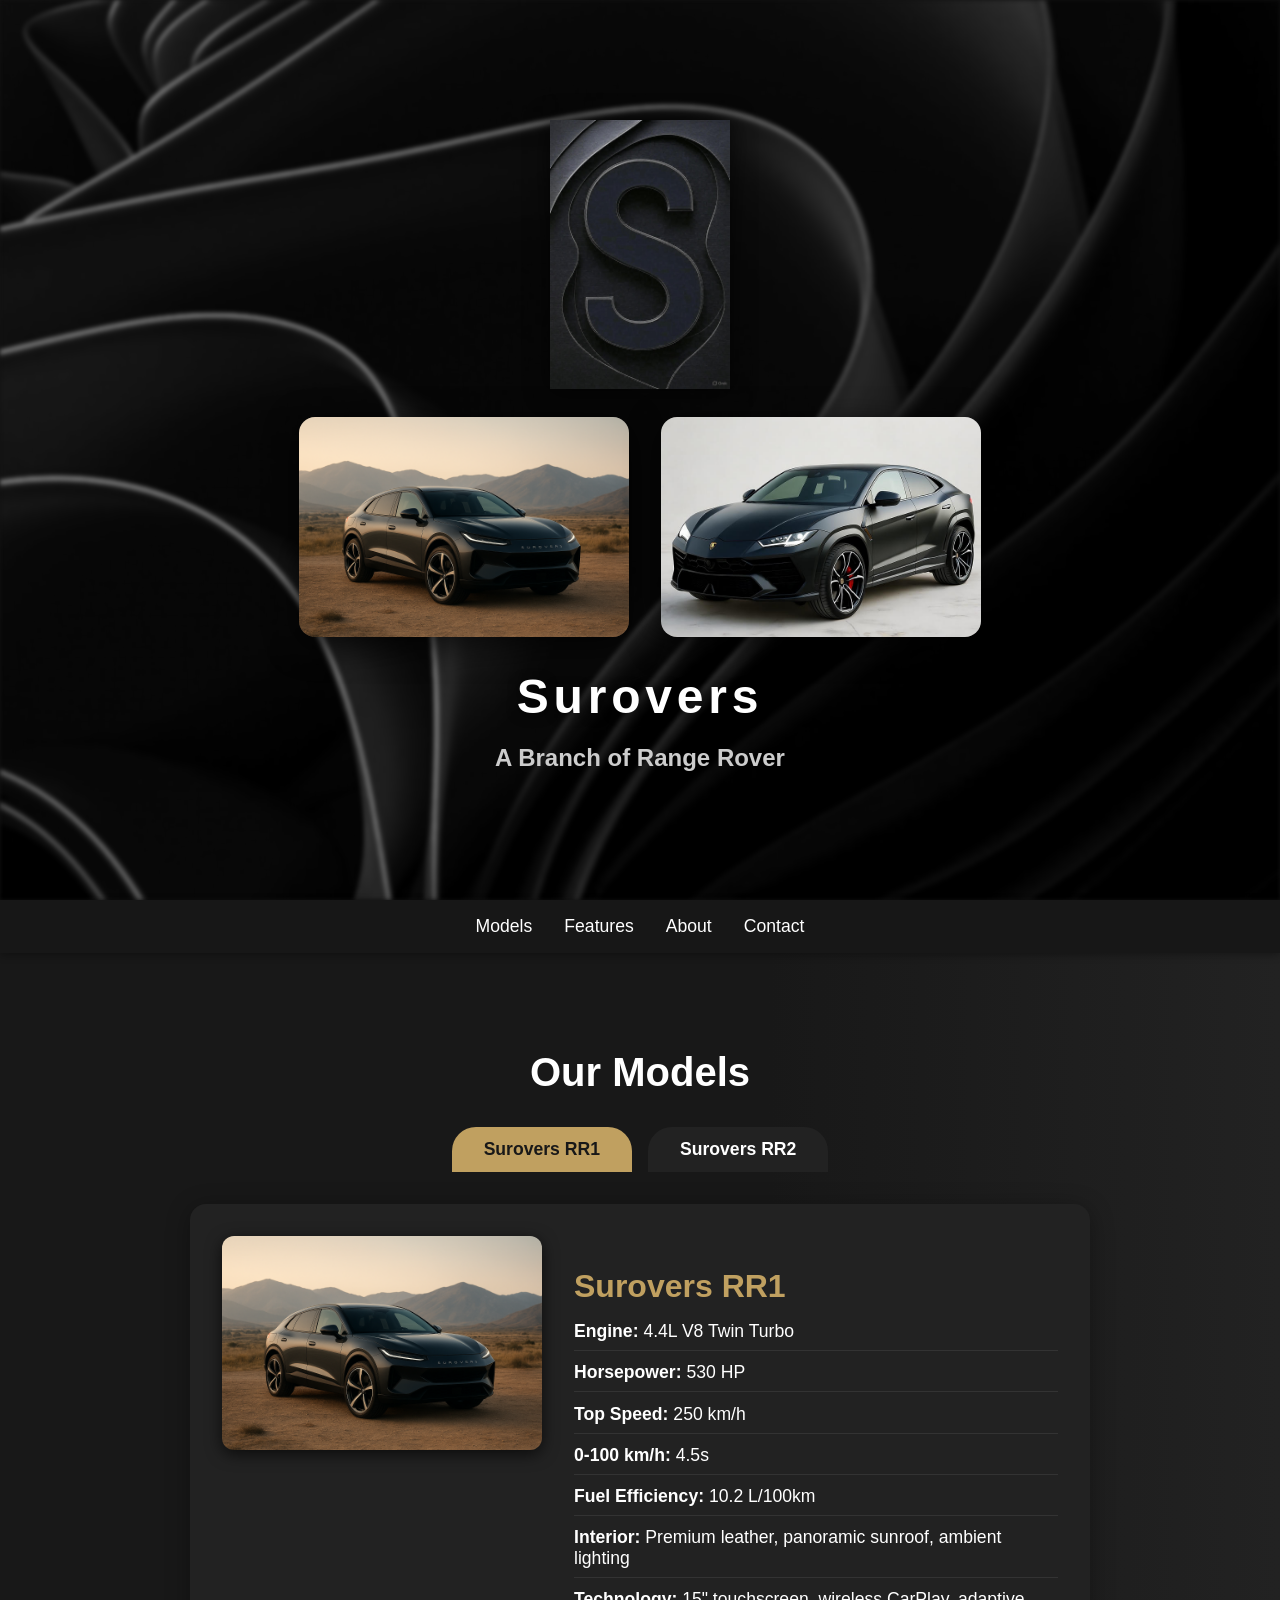
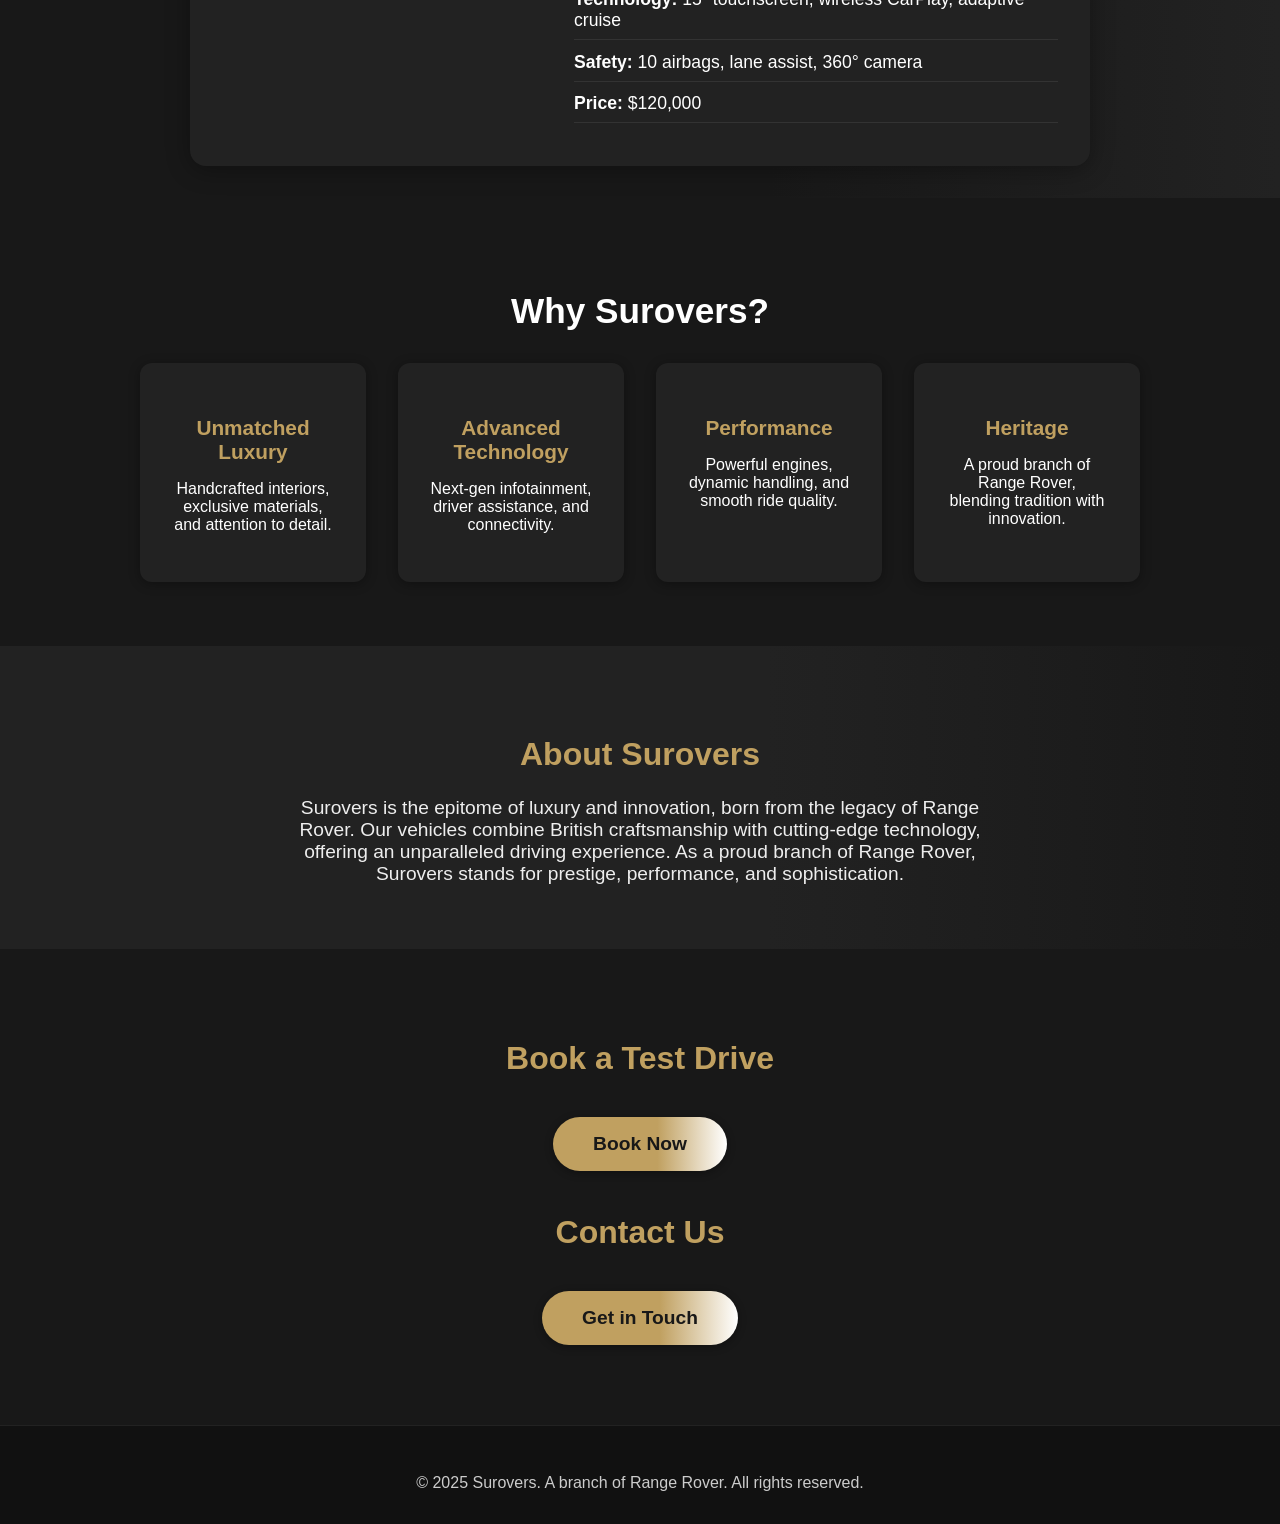
<file: index.html>
<!DOCTYPE html>
<html lang="en">
<head>
    <meta charset="UTF-8">
    <meta name="viewport" content="width=device-width, initial-scale=1.0">
    <title>Surovers | Luxury Cars</title>
    <link rel="stylesheet" href="style.css">
</head>
<body>
    <div class="hero-section">
        <img src="assets/images/Background.jpg" alt="Surovers Background" class="hero-bg">
        <div class="hero-overlay">
            <img src="assets/images/Logo.jpg" alt="Surovers Logo" class="surovers-logo">
            <div class="hero-cars">
                <img src="assets/images/Surover_car1.png" alt="Surovers Car 1" class="car-img car1">
                <img src="assets/images/surover_car2.jpg" alt="Surovers Car 2" class="car-img car2">
            </div>
            <h1 class="hero-title">Surovers</h1>
            <h2 class="hero-subtitle">A Branch of Range Rover</h2>
        </div>
    </div>

    <nav class="main-nav">
        <ul>
            <li><a href="#models">Models</a></li>
            <li><a href="#features">Features</a></li>
            <li><a href="#about">About</a></li>
            <li><a href="#contact">Contact</a></li>
        </ul>
    </nav>

    <main>
        <section id="models" class="models-section">
            <h2>Our Models</h2>
            <div class="model-tabs">
                <button class="tab-btn active" data-tab="car1">Surovers RR1</button>
                <button class="tab-btn" data-tab="car2">Surovers RR2</button>
            </div>
            <div class="model-content">
                <div class="model-panel active" id="car1">
                    <img src="assets/images/Surover_car1.png" alt="Surovers RR1" class="model-img">
                    <div class="model-details">
                        <h3>Surovers RR1</h3>
                        <ul>
                            <li><strong>Engine:</strong> 4.4L V8 Twin Turbo</li>
                            <li><strong>Horsepower:</strong> 530 HP</li>
                            <li><strong>Top Speed:</strong> 250 km/h</li>
                            <li><strong>0-100 km/h:</strong> 4.5s</li>
                            <li><strong>Fuel Efficiency:</strong> 10.2 L/100km</li>
                            <li><strong>Interior:</strong> Premium leather, panoramic sunroof, ambient lighting</li>
                            <li><strong>Technology:</strong> 15" touchscreen, wireless CarPlay, adaptive cruise</li>
                            <li><strong>Safety:</strong> 10 airbags, lane assist, 360° camera</li>
                            <li><strong>Price:</strong> $120,000</li>
                        </ul>
                    </div>
                </div>
                <div class="model-panel" id="car2">
                    <img src="assets/images/surover_car2.jpg" alt="Surovers RR2" class="model-img">
                    <div class="model-details">
                        <h3>Surovers RR2</h3>
                        <ul>
                            <li><strong>Engine:</strong> 3.0L I6 Mild Hybrid</li>
                            <li><strong>Horsepower:</strong> 400 HP</li>
                            <li><strong>Top Speed:</strong> 230 km/h</li>
                            <li><strong>0-100 km/h:</strong> 5.8s</li>
                            <li><strong>Fuel Efficiency:</strong> 8.5 L/100km</li>
                            <li><strong>Interior:</strong> Windsor leather, digital cockpit, heated seats</li>
                            <li><strong>Technology:</strong> 13" display, voice control, premium audio</li>
                            <li><strong>Safety:</strong> Blind spot monitor, auto emergency braking</li>
                            <li><strong>Price:</strong> $95,000</li>
                        </ul>
                    </div>
                </div>
            </div>
        </section>

        <section id="features" class="features-section">
            <h2>Why Surovers?</h2>
            <div class="features-grid">
                <div class="feature">
                    <h3>Unmatched Luxury</h3>
                    <p>Handcrafted interiors, exclusive materials, and attention to detail.</p>
                </div>
                <div class="feature">
                    <h3>Advanced Technology</h3>
                    <p>Next-gen infotainment, driver assistance, and connectivity.</p>
                </div>
                <div class="feature">
                    <h3>Performance</h3>
                    <p>Powerful engines, dynamic handling, and smooth ride quality.</p>
                </div>
                <div class="feature">
                    <h3>Heritage</h3>
                    <p>A proud branch of Range Rover, blending tradition with innovation.</p>
                </div>
            </div>
        </section>

        <section id="about" class="about-section">
            <h2>About Surovers</h2>
            <p>Surovers is the epitome of luxury and innovation, born from the legacy of Range Rover. Our vehicles combine British craftsmanship with cutting-edge technology, offering an unparalleled driving experience. As a proud branch of Range Rover, Surovers stands for prestige, performance, and sophistication.</p>
        </section>

        <section id="contact" class="cta-section">
            <h2>Book a Test Drive</h2>
            <button class="cta-btn">Book Now</button>
            <h2>Contact Us</h2>
            <button class="cta-btn">Get in Touch</button>
        </section>
    </main>

    <footer>
        <p>&copy; 2025 Surovers. A branch of Range Rover. All rights reserved.</p>
    </footer>

    <script>
        // Tab switching for car models
        document.querySelectorAll('.tab-btn').forEach(btn => {
            btn.addEventListener('click', function() {
                document.querySelectorAll('.tab-btn').forEach(b => b.classList.remove('active'));
                document.querySelectorAll('.model-panel').forEach(panel => panel.classList.remove('active'));
                this.classList.add('active');
                document.getElementById(this.dataset.tab).classList.add('active');
            });
        });
    </script>
</body>
</html>
</file>
<file: style.css>
/*
Theme Name: Assembler
Theme URI: https://wordpress.com/theme/assembler
Author: Automattic
Author URI: https://automattic.com/
Description: Assemble something beautiful.
Requires at least: 6.4
Tested up to: 6.8
Requires PHP: 7.2
Version: 0.0.67
License: GNU General Public License v2 or later
License URI: http://www.gnu.org/licenses/gpl-2.0.html
Text Domain: assembler
Tags: blog, one-column, three-columns, wide-blocks, block-patterns, custom-colors, custom-logo, custom-menu, editor-style, featured-images, full-site-editing, rtl-language-support, style-variations, template-editing, theme-options, threaded-comments, translation-ready
*/


body {
    margin: 0;
    font-family: 'Inter', 'Roboto', Arial, sans-serif;
    background: #111;
    color: #fff;
    -webkit-font-smoothing: antialiased;
}

.hero-section {
    position: relative;
    width: 100vw;
    height: 100vh;
    overflow: hidden;
    display: flex;
    align-items: center;
    justify-content: center;
}
.hero-bg {
    position: absolute;
    top: 0; left: 0;
    width: 100%;
    height: 100%;
    object-fit: cover;
    z-index: 1;
    filter: brightness(0.5) blur(2px);
}
.hero-overlay {
    position: relative;
    z-index: 2;
    text-align: center;
    width: 100%;
    max-width: 1200px;
    margin: 0 auto;
}
.surovers-logo {
    width: 180px;
    margin-bottom: 1.5rem;
    filter: drop-shadow(0 2px 12px #000a);
}
.hero-cars {
    display: flex;
    justify-content: center;
    gap: 2rem;
    margin-bottom: 2rem;
}
.car-img {
    width: 320px;
    max-width: 40vw;
    border-radius: 16px;
    box-shadow: 0 8px 32px #000a;
    background: #222;
    object-fit: cover;
    aspect-ratio: 16/9;
    height: auto;
}
.car1 {
    max-height: 220px;
    width: auto;
    aspect-ratio: unset;
    object-fit: contain;
}
.hero-title {
    font-size: 3rem;
    font-weight: 700;
    letter-spacing: 0.1em;
    color: #fff;
    margin: 0.5rem 0 0 0;
    text-shadow: 0 2px 12px #000a;
}
.hero-subtitle {
    font-size: 1.5rem;
    color: #ccc;
    margin-bottom: 0.5rem;
}

.main-nav {
    background: #181818ee;
    position: sticky;
    top: 0;
    z-index: 10;
    box-shadow: 0 2px 8px #0005;
}
.main-nav ul {
    display: flex;
    justify-content: center;
    gap: 2rem;
    list-style: none;
    margin: 0;
    padding: 1rem 0;
}
.main-nav a {
    color: #fff;
    text-decoration: none;
    font-size: 1.1rem;
    font-weight: 500;
    transition: color 0.2s;
}
.main-nav a:hover {
    color: #c0a060;
}

.models-section {
    padding: 4rem 2rem 2rem 2rem;
    background: linear-gradient(90deg, #181818 60%, #222 100%);
}
.models-section h2 {
    text-align: center;
    font-size: 2.5rem;
    margin-bottom: 2rem;
}
.model-tabs {
    display: flex;
    justify-content: center;
    gap: 1rem;
    margin-bottom: 2rem;
}
.tab-btn {
    background: #222;
    color: #fff;
    border: none;
    padding: 0.75rem 2rem;
    font-size: 1.1rem;
    border-radius: 24px 24px 0 0;
    cursor: pointer;
    font-weight: 600;
    transition: background 0.2s, color 0.2s;
}
.tab-btn.active {
    background: #c0a060;
    color: #181818;
}
.model-content {
    max-width: 900px;
    margin: 0 auto;
}
.model-panel {
    display: none;
    flex-wrap: wrap;
    gap: 2rem;
    align-items: flex-start;
    background: #222;
    border-radius: 16px;
    box-shadow: 0 4px 24px #0005;
    padding: 2rem;
}
.model-panel.active {
    display: flex;
}
.model-img {
    width: 320px;
    max-width: 100%;
    border-radius: 12px;
    box-shadow: 0 4px 16px #000a;
}
.model-details {
    flex: 1;
    min-width: 220px;
}
.model-details h3 {
    font-size: 2rem;
    margin-bottom: 1rem;
    color: #c0a060;
}
.model-details ul {
    list-style: none;
    padding: 0;
    margin: 0;
}
.model-details li {
    font-size: 1.1rem;
    margin-bottom: 0.7rem;
    border-bottom: 1px solid #333;
    padding-bottom: 0.5rem;
}
.model-details strong {
    color: #fff;
}

.features-section {
    padding: 4rem 2rem;
    background: #181818;
}
.features-section h2 {
    text-align: center;
    font-size: 2.2rem;
    margin-bottom: 2rem;
}
.features-grid {
    display: grid;
    grid-template-columns: repeat(auto-fit, minmax(220px, 1fr));
    gap: 2rem;
    max-width: 1000px;
    margin: 0 auto;
}
.feature {
    background: #222;
    border-radius: 12px;
    box-shadow: 0 2px 12px #0005;
    padding: 2rem;
    text-align: center;
}
.feature h3 {
    color: #c0a060;
    font-size: 1.3rem;
    margin-bottom: 1rem;
}

.about-section {
    padding: 4rem 2rem;
    background: linear-gradient(90deg, #222 60%, #181818 100%);
    text-align: center;
}
.about-section h2 {
    font-size: 2rem;
    color: #c0a060;
    margin-bottom: 1.5rem;
}
.about-section p {
    font-size: 1.2rem;
    color: #eee;
    max-width: 700px;
    margin: 0 auto;
}

.cta-section {
    padding: 4rem 2rem;
    background: #181818;
    text-align: center;
}
.cta-section h2 {
    font-size: 2rem;
    margin-bottom: 1.5rem;
    color: #c0a060;
}
.cta-btn {
    background: linear-gradient(90deg, #c0a060 60%, #fff 100%);
    color: #181818;
    border: none;
    padding: 1rem 2.5rem;
    font-size: 1.2rem;
    border-radius: 32px;
    font-weight: 700;
    margin: 1rem;
    cursor: pointer;
    box-shadow: 0 2px 8px #0005;
    transition: background 0.2s, color 0.2s;
}
.cta-btn:hover {
    background: linear-gradient(90deg, #fff 60%, #c0a060 100%);
    color: #c0a060;
}

footer {
    background: #111;
    color: #ccc;
    text-align: center;
    padding: 2rem 0 1rem 0;
    font-size: 1rem;
    border-top: 1px solid #222;
}

@media (max-width: 900px) {
    .hero-cars {
        flex-direction: column;
        gap: 1rem;
    }
    .car-img {
        max-width: 80vw;
        width: 90vw;
    }
    .model-panel {
        flex-direction: column;
        gap: 1.5rem;
        padding: 1rem;
    }
}

@media (max-width: 600px) {
    .hero-title {
        font-size: 2rem;
    }
    .hero-subtitle {
        font-size: 1rem;
    }
    .main-nav ul {
        gap: 1rem;
        font-size: 0.95rem;
    }
    .features-section, .about-section, .cta-section {
        padding: 2rem 0.5rem;
    }
    .model-details h3 {
        font-size: 1.3rem;
    }
}

/* Set default line height for font size presets. */

.has-xx-large-font-size,
.has-xxx-large-font-size {
	line-height: 1;
}

/* Add a transition state for buttons. */

.wp-element-button {
    transition: border, background-color, color, box-shadow, opacity, filter;
    transition-duration: 0.15s;
    transition-timing-function: cubic-bezier(0.25, 0.46, 0.45, 0.94);
    backdrop-filter: blur(30px);
}

/* Fields */

label,
.jetpack-field-label .rich-text.jetpack-field-label__input,
.contact-form .grunion-checkbox-multiple-options legend, 
.contact-form .grunion-radio-options legend,
.wp-block-jetpack-contact-form-container .wp-block-jetpack-contact-form label {
    display: inline-block;
    font-size: var(--wp--preset--font-size--small);
    margin-bottom: 0.25em;
    font-weight: inherit;
}

textarea,
input:not([type=submit]):not([type=checkbox]):not([type=radio]):not([type=range]),
.wp-block-post-comments-form textarea,
.wp-block-post-comments-form input:not([type=submit]):not([type=checkbox]):not([type=radio]),
.jetpack-contact-form .jetpack-field .jetpack-field__input,
.jetpack-contact-form .jetpack-field .jetpack-field__textarea {
    backdrop-filter: saturate(1.075);
    background-color: transparent;
    border-color: currentColor;
    border-style: solid;
    border-radius: 6px;
    border-width: 1px;
    box-shadow: none;
    box-sizing: border-box;
    color: currentColor;
    filter: brightness(1.05);
    font-size: var(--wp--preset--font-size--small);
    font-weight: inherit;
    line-height: 1.5;
    min-height: 42px;
    padding: 0.8rem 1rem;
    width: 100%;
}

textarea:focus,
input:not([type=submit]):focus,
.wp-block-post-comments-form textarea:focus,
.wp-block-post-comments-form input:not([type=submit]):not([type=checkbox]):not([type=radio]):focus {
    outline: 1px solid currentColor;
}

textarea::placeholder,
.input::placeholder,
.wp-block-jetpack-subscriptions__form .components-base-control__field input::placeholder {
    color: color-mix(in srgb, currentColor 60%, transparent);
}

/* Padding adjustment for input fiedls in Woo */
.wc-block-components-form .wc-block-components-text-input input:-webkit-autofill,
.wc-block-components-form .wc-block-components-text-input.is-active input[type=email],
.wc-block-components-form .wc-block-components-text-input.is-active input[type=number],
.wc-block-components-form .wc-block-components-text-input.is-active input[type=password],
.wc-block-components-form .wc-block-components-text-input.is-active input[type=tel],
.wc-block-components-form .wc-block-components-text-input.is-active input[type=text],
.wc-block-components-form .wc-block-components-text-input.is-active input[type=url],
.wc-block-components-text-input input:-webkit-autofill,
.wc-block-components-text-input.is-active input[type=email],
.wc-block-components-text-input.is-active input[type=number],
.wc-block-components-text-input.is-active input[type=password],
.wc-block-components-text-input.is-active input[type=tel],
.wc-block-components-text-input.is-active input[type=text],
.wc-block-components-text-input.is-active input[type=url] {
    padding: 1.5em .5em .5em;
}


/* Jetpack Forms: Clean up errors */

.contact-form__error {
    font-size: 13px;
}

.contact-form__input-error {
	font-size: 13px;
    gap: 8px;
}

.contact-form__input-error .contact-form__warning-icon {
    border-width: 0;
}

/* Jetpack Forms: Animated block style tweaks */

.contact-form .is-style-animated .grunion-field-wrap.grunion-field-select-wrap .animated-label__label label,
.contact-form .is-style-animated .grunion-field-wrap .grunion-field.has-placeholder ~ .animated-label__label label,
.contact-form .is-style-animated .grunion-field-wrap .grunion-field:focus ~ .animated-label__label label,
.contact-form .is-style-animated .grunion-field-wrap .grunion-field:not(:placeholder-shown) ~ .animated-label__label label {
	opacity: 0.7;
    font-size: 11px;
}

/* Styling for hero areas. */
.header-cover .wp-block-template-part {
    max-width: none;
}

.header-cover .wp-block-template-part > .wp-block-group {
    padding-left: 0;
    padding-right: 0;
}

/* Cover block styles */
.wp-block-cover[class*="is-style-section"]:not(.is-style-default) .wp-block-cover__image-background {
    opacity: 0.25;
}

.wp-block-cover[class*="is-style-section"]:not(.is-style-default) .wp-block-cover__background {
    opacity: 0;
}

:root :where(.wp-block-cover.is-light){
    color: var(--wp--preset--color--theme-5, #000);
}

.wp-block-cover[class*="is-style-section"]:not(.is-style-default) .wp-block-cover__background {
    opacity: 0;
}

/* Make sure footers have no margin. */
footer {
	margin-top: 0 !important;
}

/* Social Links: Better default color. */

.wp-block-social-links.is-style-logos-only li.wp-social-link {
	color: currentcolor;
}

.wp-block-social-links.is-style-logos-only .wp-social-link svg {
	height: 1em;
	width: 1em;
}

.wp-block-social-links.has-small-icon-size {
	font-size: 20px;
}

/* Navigation: Remove row gap to improve wrapping behavior */
.wp-block-navigation__container {
    row-gap: 0;
}

/* Move header core/navigation to the right on mobile. */

.order-0 {
	order: 0;
}

.order-1 {
	order: 1;
}

.grow-0 {
	flex-grow: 0;
}

.grow {
	flex-grow: 1;
}

@media (min-width: 600px) {

	.md\:order-0 {
		order: 0;
	}

	.md\:order-1 {
		order: 1;
	}

	.md\:grow-0 {
		flex-grow: 0;
	}

	.md\:grow {
		flex-grow: 1;
	}

}

.overflow-hidden {
	overflow: hidden;
}

/* Utility class for wide and full images with aspect ratios, as core does not support this yet. */
.aspect-16\/9 {
	aspect-ratio: 16/9;
}

.aspect-16\/9 img,
.aspect-16\/9 .components-placeholder {
    aspect-ratio: 16/9;
    object-fit: cover;
}

/* Ensure cropping works. */
.aspect-16\/9 .wp-block-image__crop-area,
.aspect-16\/9 .wp-block-image__crop-area img {
	aspect-ratio: unset;
}

/* WooCommerce Catalog Sorting Styles */
.wc-block-catalog-sorting {
    position: relative;
}

.wc-block-catalog-sorting > div,
.wc-block-catalog-sorting .woocommerce-ordering {
    align-items: center;
    display: flex;
    gap: 8px;
}

.wc-block-catalog-sorting > div >label,
.woocommerce .woocommerce-ordering > label {
    margin: 0;
    text-wrap: nowrap;
}

.wc-block-catalog-sorting select.orderby {
    appearance: none;
    background-color: transparent;
    border: 1px solid color-mix(in srgb, currentColor 50%, transparent);
    font-family: inherit;
    font-size: inherit;
    border-radius: 6px;
    color: currentColor;
    cursor: pointer;
    padding: 0.75rem 2.5rem 0.75rem 0.75rem;
    width: 100%;
}

/* Arrow using CSS triangle for dynamic color */
.wc-block-catalog-sorting::after {
    content: '';
    position: absolute;
    top: 50%;
    right: 0.75rem;
    transform: translateY(-50%);
    width: 0;
    height: 0;
    border-left: 0.35em solid transparent;
    border-right: 0.35em solid transparent;
    border-top: 0.4em solid currentColor;
    pointer-events: none;
}

/* Make sure the CSS triangle stays the same when it's hovered or selected */
.is-outline-mode .block-editor-block-list__block.wc-block-catalog-sorting:not(.remove-outline):not(.rich-text):not([contenteditable=true]).is-selected:after,
.is-outline-mode .block-editor-block-list__block.wc-block-catalog-sorting:not(.remove-outline).is-hovered:not(.is-selected):after {
    left: auto;
    outline-color: transparent;
    right: 0.75rem;
    top: 50%;
}

/* WooCommerce Sale Badge */
/* Needs to be specific because Woo is. */
.wc-block-grid .wc-block-grid__product-onsale,
.wc-block-grid__product-image .wc-block-grid__product-onsale {
    background-color: #FFF;
    border: none;
    color: #000;
    padding: 0.25em 1em;
}

/* Remove the paddings so the setting for sale badge is respected */
.wc-block-components-product-image__inner-container {
    padding: 0;
}

/* Remove an extra border from the qty selector */
.wc-block-components-quantity-selector input.input-text.qty.text,
input:not([type=submit]):not([type=checkbox]):not([type=radio]):not([type=range]).wc-block-components-quantity-selector__input {
    border-style: none;
}

/* Reset padding for the qty selector */
input:not([type=submit]):not([type=checkbox]):not([type=radio]):not([type=range]).qty {
    padding: inherit;
}

/* Remove unwated right margin the qty selector */
.woocommerce div.product form.cart div.quantity .qty {
    margin-right: 0;
}

/* Fix the qty selector height so it matches with the button next to it */
.wp-block-add-to-cart-with-options .wc-block-components-quantity-selector {
    height: 100%;
}

/* Make sure the qty selector's height is the same as the button next to it in the editor */
.wc-block-add-to-cart-with-options__quantity-selector > div,
.wc-block-add-to-cart-with-options__quantity-selector .wc-block-components-quantity-selector {
    height: 100%;
}

/* Remove unnecessary bottom margin from the variation selector labels */
.woocommerce-page label.wp-block-woocommerce-add-to-cart-with-options-variation-selector-attribute-name,
.woocommerce-page label.wc-block-add-to-cart-with-options-variation-selector-attribute-options__pill {
    margin-bottom: 0;
}

/* Remove unwanted top margin from the title of the order confirmation page template */
.wc-block-order-confirmation-status h1 {
    margin-top: 0;
}

/* Add top margin to the express checkout */
.wcpay-express-checkout-wrapper {
    margin-top: var(--wp--style--block-gap);
}

/* Remove unwanted margin from the attribute value */
.wp-block-product-specifications-item__value p {
    margin: 0;
}

/* Remove underline from the attribute value */
.wp-block-product-specifications-item__value p a {
    text-decoration: none;
}

/* Reset unwanted margins */
.wc-block-components-product-summary,
.wc-block-components-product-summary p {
    margin: 0;
}

/* Make sure the paragraph has a line break */
.wc-block-components-product-summary p + p {
    margin-top: var(--wp--style--block-gap);
}

/* Utility class for reversing the order of rows */
@media (min-width: 782px) {
    .wp-block-columns.row-reverse {
        flex-direction: row-reverse;
    }
}
</file>
